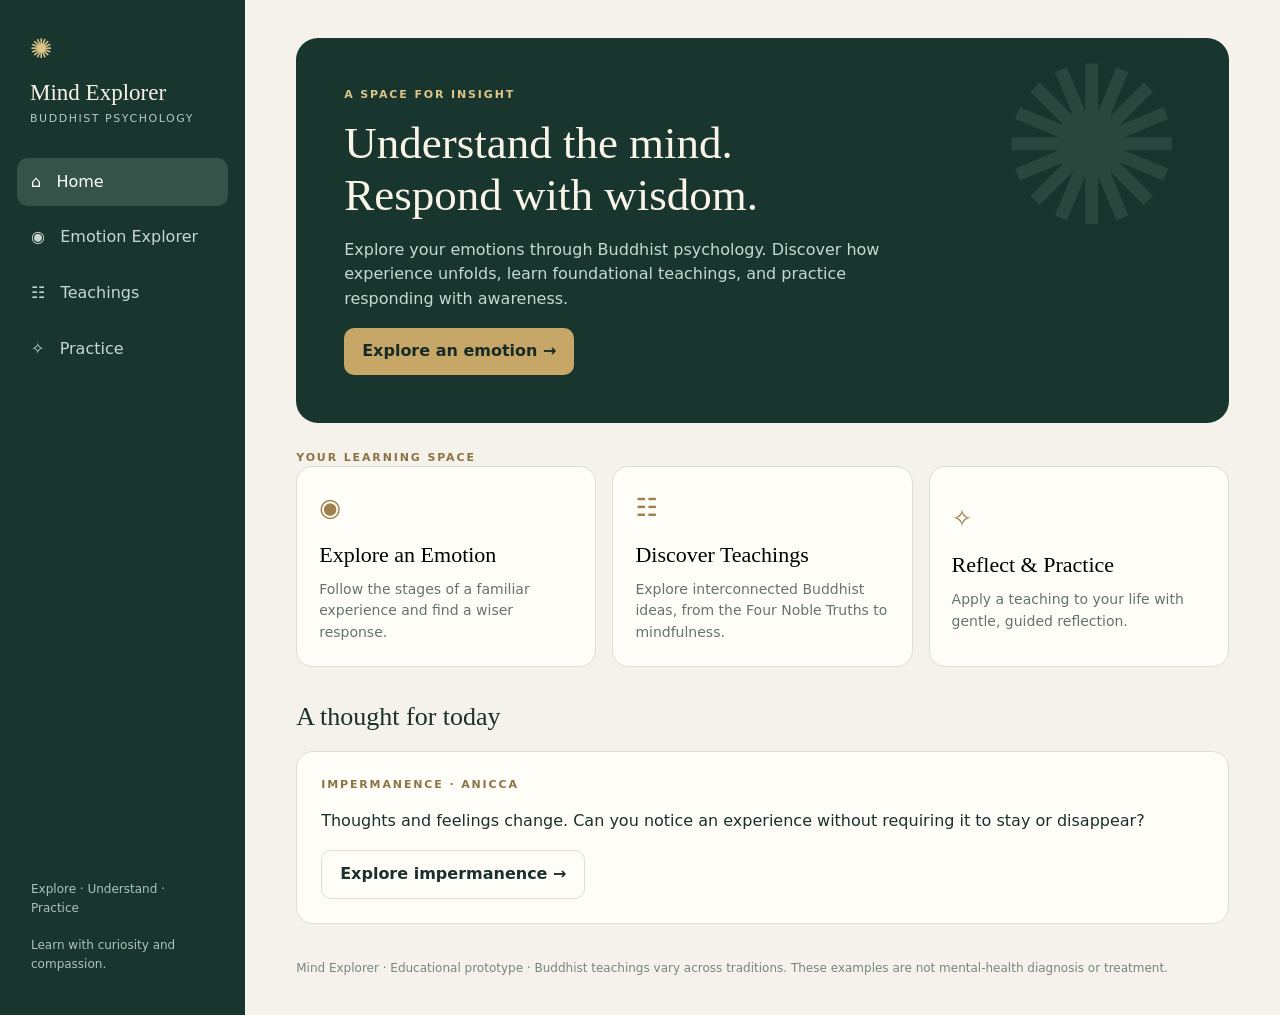
<file: Index.html>
<!doctype html><html lang="en"><head><meta charset="utf-8"><meta name="viewport" content="width=device-width,initial-scale=1"><meta name="theme-color" content="#152a26"><title>Mind Explorer — Buddhist Psychology</title><style>
:root{--bg:#f5f2eb;--paper:#fffdf8;--ink:#1c302b;--muted:#64746d;--line:#deded3;--green:#18362e;--gold:#b89a5c;--soft:#e9eee7}*{box-sizing:border-box}body{margin:0;background:var(--bg);color:var(--ink);font-family:Inter,ui-sans-serif,system-ui,-apple-system,Segoe UI,sans-serif;line-height:1.55}button,input,textarea{font:inherit}button{cursor:pointer}.app{display:grid;grid-template-columns:245px minmax(0,1fr);min-height:100vh}.sidebar{background:var(--green);color:#f8f3e7;padding:28px 17px;display:flex;flex-direction:column;gap:30px}.brand{padding:0 13px}.brand .mark{font-size:27px;color:#ddc489}.brand h1{font-family:Georgia,serif;font-size:23px;font-weight:500;margin:5px 0 0}.brand p{font-size:11px;letter-spacing:.14em;color:#b8c9c0;margin:0}.nav{display:grid;gap:7px}.nav button{border:0;background:transparent;color:#c8d7d0;text-align:left;border-radius:11px;padding:12px 14px;display:flex;align-items:center;gap:12px}.nav button.active,.nav button:hover{background:#355348;color:white}.sidebar-foot{margin-top:auto;font-size:12px;color:#afc3b9;padding:14px}.main{max-width:1240px;width:100%;padding:38px clamp(18px,4vw,64px);margin:0 auto}.eyebrow{color:#8b7444;text-transform:uppercase;letter-spacing:.17em;font-size:11px;font-weight:750}.heading{font-family:Georgia,serif;font-weight:500;font-size:clamp(31px,4vw,48px);line-height:1.14;margin:8px 0 12px}.sub{color:var(--muted);max-width:680px}.hero{background:var(--green);color:#f9f4e7;border-radius:22px;padding:clamp(24px,4vw,48px);position:relative;overflow:hidden;margin-bottom:26px}.hero:after{content:'✺';position:absolute;right:45px;top:0;font-size:220px;line-height:1;color:#446253;opacity:.4;pointer-events:none}.hero>*{position:relative;z-index:1}.hero .eyebrow{color:#ddc489}.hero h2{font-family:Georgia,serif;font-weight:400;font-size:clamp(29px,4vw,45px);max-width:580px;line-height:1.15;margin:15px 0}.hero p{max-width:560px;color:#c8d9cf}.btn{border:0;background:var(--green);color:white;padding:11px 18px;border-radius:10px;font-weight:650}.btn.gold{background:#c7a767;color:#172b25}.btn.outline{border:1px solid var(--line);background:var(--paper);color:var(--ink)}.btn:disabled{opacity:.4;cursor:default}.cards{display:grid;grid-template-columns:repeat(3,minmax(0,1fr));gap:16px}.card{border:1px solid var(--line);background:var(--paper);border-radius:16px;padding:22px;text-align:left}.card.click:hover,.emotion:hover{border-color:var(--gold);transform:translateY(-2px)}.card.click,.emotion{transition:transform .15s,border-color .15s}.card .symbol{font-size:25px;color:#9d804a}.card h3{font-family:Georgia,serif;font-size:22px;font-weight:500;margin:10px 0 7px}.card p{font-size:14px;color:var(--muted);margin:0}.section-title{font-family:Georgia,serif;font-size:26px;font-weight:500;margin:30px 0 14px}.emotion-grid{display:grid;grid-template-columns:repeat(4,minmax(0,1fr));gap:12px;margin:24px 0}.emotion{background:var(--paper);border:1px solid var(--line);border-radius:14px;padding:17px 10px;text-align:center;color:var(--ink)}.emotion.selected{border:2px solid #a58a52;background:#f3ecdc}.emotion .emoji{display:block;font-size:27px;margin-bottom:6px}.explorer{display:grid;grid-template-columns:minmax(0,1.45fr) minmax(270px,1fr);gap:18px}.panel{background:var(--paper);border:1px solid var(--line);border-radius:17px;padding:24px}.progress{display:flex;gap:5px;margin:16px 0 24px}.progress span{height:6px;border-radius:10px;background:#e4e5dd;flex:1}.progress span.on{background:var(--gold)}.stage{background:#eff1ea;border-radius:14px;padding:22px;min-height:190px}.stage h3{font-family:Georgia,serif;font-size:26px;font-weight:500;margin:8px 0}.stage p{color:#52665d}.actions{display:flex;justify-content:space-between;gap:10px;margin-top:18px}.insight{border-left:3px solid var(--gold);padding-left:14px;margin:20px 0}.insight strong{display:block;margin-bottom:6px}.insight p{margin:0;color:var(--muted);font-size:14px}.tags{display:flex;gap:7px;flex-wrap:wrap;margin-top:12px}.tag{border:1px solid #d7d6c7;border-radius:50px;background:#f7f4ec;padding:6px 11px;color:#53665d;font-size:12px}.tag:hover{border-color:var(--gold)}.search{border:1px solid var(--line);border-radius:11px;background:white;padding:12px 15px;width:100%;margin:15px 0 22px}.teachings{display:grid;grid-template-columns:repeat(2,minmax(0,1fr));gap:14px}.teaching{cursor:pointer}.teaching .small{font-size:12px;color:#997f4b}.teaching h3{margin:5px 0}.teaching:hover{border-color:var(--gold)}.detail{margin-top:20px}.detail h2{font-family:Georgia,serif;font-weight:500;font-size:32px}.detail p{color:#4d6057}.minihead{font-size:11px;font-weight:800;letter-spacing:.12em;text-transform:uppercase;color:#927849}.field{width:100%;min-height:100px;border:1px solid var(--line);border-radius:12px;padding:14px;background:white;resize:vertical}.muted{color:var(--muted)}.footer{margin-top:35px;font-size:12px;color:#78867c}.mobile-nav{display:none}.hidden{display:none!important}@media(max-width:850px){.app{display:block}.sidebar{display:none}.main{padding:24px 16px 95px}.mobile-nav{position:fixed;z-index:10;bottom:0;left:0;right:0;display:flex;background:#19372f;padding:8px 4px;justify-content:space-around}.mobile-nav button{border:0;background:none;color:#dce8df;font-size:11px;padding:8px}.mobile-nav button.active{color:#e6c580}.explorer{grid-template-columns:1fr}.cards{grid-template-columns:1fr 1fr}.emotion-grid{grid-template-columns:repeat(4,1fr)}}@media(max-width:510px){.cards,.teachings{grid-template-columns:1fr}.emotion-grid{grid-template-columns:repeat(2,1fr)}.hero:after{right:-40px}.panel{padding:18px}}
</style></head><body><div class="app"><aside class="sidebar"><div class="brand"><div class="mark">✺</div><h1>Mind Explorer</h1><p>BUDDHIST PSYCHOLOGY</p></div><nav class="nav" id="nav"></nav><div class="sidebar-foot">Explore · Understand · Practice<br><br>Learn with curiosity and compassion.</div></aside><main class="main" id="main"></main></div><nav class="mobile-nav" id="mobileNav"></nav><script>
const concepts=[
{id:'four-truths',name:'Four Noble Truths',pali:'Cattāri Ariyasaccāni',domain:'Foundations',simple:'Suffering or unsatisfactoriness exists; it has causes; it can cease; and a path leads toward its cessation.',deep:'The truths describe dukkha, its origin in craving, its cessation, and the Noble Eightfold Path. They invite investigation rather than mere belief.',example:'Notice distress, investigate what you are clinging to, consider the possibility of release, and practice a wiser response.',links:['craving','eightfold','dukkha']},
{id:'dukkha',name:'Dukkha',pali:'Dukkha',domain:'Foundations',simple:'The unsatisfactory, unreliable quality of conditioned experience, including but not limited to obvious suffering.',deep:'Dukkha includes pain, change-related dissatisfaction, and the unsatisfactoriness of conditioned phenomena.',example:'A pleasant moment ends, and the desire to keep it produces tension.',links:['impermanence','four-truths','craving']},
{id:'impermanence',name:'Impermanence',pali:'Anicca',domain:'Nature of Experience',simple:'Conditioned things change; they do not remain fixed.',deep:'Insight into arising and passing away can weaken grasping and unrealistic expectations of permanence.',example:'An intense emotion shifts over minutes when observed without feeding it.',links:['dukkha','non-self','equanimity']},
{id:'non-self',name:'Non-self',pali:'Anattā',domain:'Nature of Experience',simple:'Experiences do not constitute a permanent, independent, unchanging self.',deep:'The five aggregates are not appropriately regarded as a lasting self or possession. This does not simply mean that people do not exist.',example:'A thought such as “I am a failure” can be noticed as a passing mental event.',links:['impermanence','aggregates']},
{id:'aggregates',name:'Five Aggregates',pali:'Pañcakkhandhā',domain:'Nature of Experience',simple:'Form, feeling, perception, mental formations, and consciousness are five categories for examining experience.',deep:'They provide a framework for investigating the processes we ordinarily identify as “me” or “mine.”',example:'During criticism, notice bodily sensations, unpleasant feeling, interpretation, impulses, and awareness.',links:['non-self','feeling']},
{id:'dependent',name:'Dependent Origination',pali:'Paṭiccasamuppāda',domain:'How the Mind Works',simple:'Experiences arise dependent on conditions rather than in isolation.',deep:'The twelvefold teaching describes conditioned links including contact, feeling, craving, and clinging. The links should not be reduced to a universal moment-by-moment emotional formula.',example:'A harsh comment, unpleasant feeling, resistance, and rumination can reinforce each other.',links:['feeling','craving','clinging']},
{id:'feeling',name:'Feeling Tone',pali:'Vedanā',domain:'How the Mind Works',simple:'Experience has a pleasant, unpleasant, or neutral tone.',deep:'Feeling tone is distinct from complex emotions; mindful awareness of vedanā is important in understanding craving.',example:'Recognize the unpleasantness of criticism before constructing a story about it.',links:['dependent','craving','aggregates']},
{id:'craving',name:'Craving',pali:'Taṇhā',domain:'How the Mind Works',simple:'Thirst for pleasant experiences, continued existence, or nonexistence; a key condition of suffering.',deep:'Craving is conditioned by feeling and can condition clinging. It is not identical to every healthy aspiration or intention.',example:'Wanting a difficult conversation to disappear immediately.',links:['feeling','clinging','four-truths']},
{id:'clinging',name:'Clinging',pali:'Upādāna',domain:'How the Mind Works',simple:'Grasping or taking hold of experiences, views, practices, or ideas of self.',deep:'Clinging intensifies the sense that an outcome, identity, or belief must be secured.',example:'Insisting that everyone must see you as competent.',links:['craving','dependent','non-self']},
{id:'three-poisons',name:'Three Poisons',pali:'Lobha · Dosa · Moha',domain:'Mental States',simple:'Greed, aversion, and delusion are fundamental unskillful roots.',deep:'These tendencies condition actions and perceptions. Practice aims to understand and gradually abandon them.',example:'Notice wanting, pushing away, or misunderstanding during a conflict.',links:['craving','mindfulness']},
{id:'mindfulness',name:'Mindfulness',pali:'Sati',domain:'Cultivating the Mind',simple:'Remembering to attend clearly to present experience within a framework of wise practice.',deep:'In Buddhist contexts mindfulness works alongside ethical discernment, concentration, and insight; it is more than relaxation.',example:'Notice anger as anger before replying.',links:['eightfold','feeling','equanimity']},
{id:'equanimity',name:'Equanimity',pali:'Upekkhā',domain:'Cultivating the Mind',simple:'Balanced care and steadiness amid changing pleasant and unpleasant experiences.',deep:'Equanimity is not indifference; it can coexist with compassion and appropriate action.',example:'Listen to criticism without collapsing or retaliating.',links:['impermanence','mindfulness']},
{id:'compassion',name:'Compassion',pali:'Karuṇā',domain:'Cultivating the Mind',simple:'The wish that beings be free from suffering.',deep:'Compassion can be cultivated with discernment and does not require accepting harmful behavior.',example:'Respond to your own grief with kindness rather than self-judgment.',links:['equanimity','mindfulness']},
{id:'eightfold',name:'Noble Eightfold Path',pali:'Ariya Aṭṭhaṅgika Magga',domain:'Path and Liberation',simple:'Right view, intention, speech, action, livelihood, effort, mindfulness, and concentration.',deep:'The eight factors are mutually supportive and commonly grouped as wisdom, ethical conduct, and concentration.',example:'During conflict, combine clear understanding, kind intention, and careful speech.',links:['four-truths','mindfulness']}
];
const emotions=[
{id:'anger',name:'Anger',icon:'🔥',scenario:'Someone criticizes you in front of others.',stages:[['Contact','You hear the criticism.'],['Feeling tone','An unpleasant sensation arises.'],['Aversion','You want the criticism or discomfort to stop.'],['Clinging','You may grasp at an image of being respected or right.'],['Reactive suffering','Rumination or retaliation can prolong distress.']],insight:'Anger can arise quickly. You can notice it without treating every impulse as a command.',practice:'Feel your feet on the ground. Identify the unpleasant feeling. Pause before speaking.',links:['feeling','three-poisons','clinging','mindfulness']},
{id:'anxiety',name:'Anxiety',icon:'☁️',scenario:'An important outcome remains uncertain.',stages:[['Contact','A thought about a future possibility appears.'],['Feeling tone','Uncertainty feels uncomfortable.'],['Craving','You want a guarantee of safety or success.'],['Clinging','You may become fixed on one particular outcome.'],['Reactive suffering','Repetitive worry may add distress to uncertainty.']],insight:'Wise preparation is possible without demanding certainty.',practice:'Separate what you can influence from what you cannot. Return attention to one useful next action.',links:['impermanence','craving','equanimity','mindfulness']},
{id:'jealousy',name:'Jealousy',icon:'💚',scenario:'Someone else receives recognition you hoped for.',stages:[['Contact','You notice another person’s achievement.'],['Feeling tone','Comparison feels unpleasant.'],['Craving','You want the same praise or status.'],['Clinging','Self-worth may become tied to being ahead.'],['Reactive suffering','Resentment or self-criticism may intensify.']],insight:'Comparison is an experience arising in the mind, not a fixed identity.',practice:'Name the comparison, recognize your own longing, and wish the other person well if you can.',links:['non-self','craving','three-poisons','compassion']},
{id:'sadness',name:'Sadness',icon:'🌧️',scenario:'Something or someone important is lost.',stages:[['Contact','A meaningful loss or change occurs.'],['Feeling tone','Painful feelings naturally arise.'],['Resistance','You may wish reality were different.'],['Clinging','The mind may struggle to release what has changed.'],['Additional suffering','Self-judgment or resistance may compound grief.']],insight:'Grief is not a failure of Buddhist practice. Sadness deserves care, not suppression.',practice:'Make room for the feeling, breathe gently, and offer yourself compassion.',links:['impermanence','dukkha','compassion','equanimity']},
{id:'fear',name:'Fear',icon:'🌫️',scenario:'You anticipate a threatening situation.',stages:[['Contact','You notice a possible danger.'],['Feeling tone','The body registers discomfort.'],['Protective impulse','The mind moves toward safety.'],['Clinging','You may insist on absolute control.'],['Additional suffering','Catastrophic stories can amplify fear.']],insight:'Fear can carry useful information; awareness helps distinguish danger from imagined certainty.',practice:'Check the facts, protect yourself when needed, and notice predictions as predictions.',links:['feeling','mindfulness','equanimity']},
{id:'regret',name:'Regret',icon:'🍂',scenario:'You remember a choice you wish you had made differently.',stages:[['Contact','A memory of your action appears.'],['Feeling tone','Remorse or discomfort arises.'],['Resistance','You wish the past could be undone.'],['Identification','You may label your entire self by one action.'],['Additional suffering','Self-punishment can replace useful learning.']],insight:'Responsibility and self-compassion can coexist.',practice:'Acknowledge harm, repair what is possible, learn, and return to present action.',links:['non-self','compassion','mindfulness','eightfold']},
{id:'desire',name:'Desire',icon:'✨',scenario:'You strongly want a pleasurable experience.',stages:[['Contact','An attractive object or thought appears.'],['Feeling tone','Pleasant feeling arises.'],['Craving','You want more or want it to last.'],['Clinging','You begin to treat the outcome as necessary.'],['Additional suffering','Frustration grows if the experience changes or ends.']],insight:'Not every wish is unskillful. Investigate whether wanting has become compulsive grasping.',practice:'Enjoy what is present while noticing urges to possess or prolong it.',links:['craving','clinging','impermanence']},
{id:'loneliness',name:'Loneliness',icon:'🌙',scenario:'You feel disconnected from others.',stages:[['Contact','You notice an absence of desired connection.'],['Feeling tone','A painful sense of isolation arises.'],['Longing','You wish for belonging or closeness.'],['Story-making','The mind may conclude “I will always be alone.”'],['Additional suffering','The fixed story may deepen isolation.']],insight:'Connection is a human need; mindfulness can soften painful stories without denying that need.',practice:'Name the feeling kindly and take one small action toward connection.',links:['impermanence','compassion','non-self','mindfulness']}
];
let page='home', selectedEmotion='anger', stage=0, activeConcept='four-truths', query='';let saved=new Set(JSON.parse(localStorage.getItem('mind-explorer-bookmarks')||'[]'));const $=id=>document.getElementById(id);const esc=s=>String(s).replace(/[&<>"']/g,c=>({'&':'&amp;','<':'&lt;','>':'&gt;','"':'&quot;',"'":'&#39;'}[c]));const getConcept=id=>concepts.find(c=>c.id===id);function navigate(p){page=p;render();window.scrollTo(0,0)}function navHTML(){return [['home','⌂','Home'],['explore','◉','Emotion Explorer'],['teachings','☷','Teachings'],['practice','✧','Practice']].map(([id,icon,name])=>`<button class="${page===id?'active':''}" data-page="${id}">${icon} &nbsp; ${name}</button>`).join('')}function render(){ $('nav').innerHTML=navHTML();$('mobileNav').innerHTML=navHTML();document.querySelectorAll('[data-page]').forEach(b=>b.onclick=()=>navigate(b.dataset.page));if(page==='home')home();if(page==='explore')explore();if(page==='teachings')teachings();if(page==='practice')practice()}
function home(){ $('main').innerHTML=`<section class="hero"><div class="eyebrow">A SPACE FOR INSIGHT</div><h2>Understand the mind.<br>Respond with wisdom.</h2><p>Explore your emotions through Buddhist psychology. Discover how experience unfolds, learn foundational teachings, and practice responding with awareness.</p><button class="btn gold" id="start">Explore an emotion →</button></section><div class="eyebrow">YOUR LEARNING SPACE</div><div class="cards"><button class="card click" data-go="explore"><div class="symbol">◉</div><h3>Explore an Emotion</h3><p>Follow the stages of a familiar experience and find a wiser response.</p></button><button class="card click" data-go="teachings"><div class="symbol">☷</div><h3>Discover Teachings</h3><p>Explore interconnected Buddhist ideas, from the Four Noble Truths to mindfulness.</p></button><button class="card click" data-go="practice"><div class="symbol">✧</div><h3>Reflect & Practice</h3><p>Apply a teaching to your life with gentle, guided reflection.</p></button></div><h3 class="section-title">A thought for today</h3><div class="panel"><div class="eyebrow">IMPERMANENCE · ANICCA</div><p>Thoughts and feelings change. Can you notice an experience without requiring it to stay or disappear?</p><button class="btn outline" id="impermanence">Explore impermanence →</button></div>${footer()}`;$('start').onclick=()=>navigate('explore');document.querySelectorAll('[data-go]').forEach(b=>b.onclick=()=>navigate(b.dataset.go));$('impermanence').onclick=()=>openConcept('impermanence')}
function explore(){const e=emotions.find(x=>x.id===selectedEmotion);$('main').innerHTML=`<div class="eyebrow">EMOTION EXPLORER</div><h1 class="heading">Explore your inner world</h1><p class="sub">Select an experience and explore one possible way it unfolds through a Buddhist lens. These are illustrative patterns, not diagnoses or inevitable sequences.</p><div class="emotion-grid">${emotions.map(x=>`<button class="emotion ${x.id===e.id?'selected':''}" data-emotion="${x.id}"><span class="emoji">${x.icon}</span>${x.name}</button>`).join('')}</div><div class="explorer"><div class="panel"><div class="eyebrow">EXAMPLE SITUATION</div><h3 style="font-family:Georgia,serif;font-size:23px;font-weight:500">${esc(e.scenario)}</h3><div class="progress">${e.stages.map((_,i)=>`<span class="${i<=stage?'on':''}"></span>`).join('')}</div><div class="stage"><div class="eyebrow">STAGE ${stage+1} OF ${e.stages.length}</div><h3>${esc(e.stages[stage][0])}</h3><p>${esc(e.stages[stage][1])}</p></div><div class="actions"><button class="btn outline" id="prev" ${stage===0?'disabled':''}>← Previous</button><button class="btn" id="next">${stage===e.stages.length-1?'Start again':'Next stage →'}</button></div></div><div class="panel"><div class="eyebrow">BUDDHIST INSIGHT</div><div class="insight"><strong>What this experience can teach</strong><p>${esc(e.insight)}</p></div><div class="eyebrow">PRACTICAL APPLICATION</div><div class="insight"><strong>A mindful response</strong><p>${esc(e.practice)}</p></div><div class="eyebrow">CONNECTED TEACHINGS</div><div class="tags">${e.links.map(id=>`<button class="tag" data-concept="${id}">${esc(getConcept(id).name)} ↗</button>`).join('')}</div></div></div>${footer()}`;document.querySelectorAll('[data-emotion]').forEach(b=>b.onclick=()=>{selectedEmotion=b.dataset.emotion;stage=0;explore()});$('prev').onclick=()=>{stage=Math.max(0,stage-1);explore()};$('next').onclick=()=>{stage=(stage+1)%e.stages.length;explore()};document.querySelectorAll('[data-concept]').forEach(b=>b.onclick=()=>openConcept(b.dataset.concept))}
function openConcept(id){activeConcept=id;query='';navigate('teachings')}
function teachings(){const c=getConcept(activeConcept);$('main').innerHTML=`<div class="eyebrow">FOUNDATIONAL TEACHINGS</div><h1 class="heading">The wisdom library</h1><p class="sub">A searchable introduction to Buddhist concepts. Follow the connections between teachings and everyday experiences.</p><input class="search" id="search" placeholder="Search concepts, Pali terms, or topics…" value="${esc(query)}" aria-label="Search teachings"><div class="teachings" id="teachingList"></div><div class="panel detail" id="detail"><div class="eyebrow">${esc(c.domain)} · ${esc(c.pali)}</div><h2>${esc(c.name)}</h2><div class="minihead">IN PLAIN LANGUAGE</div><p>${esc(c.simple)}</p><div class="minihead">DEEPER UNDERSTANDING</div><p>${esc(c.deep)}</p><div class="minihead">EVERYDAY EXAMPLE</div><p>${esc(c.example)}</p><div class="minihead">CONNECTED CONCEPTS</div><div class="tags">${c.links.map(id=>`<button class="tag" data-concept="${id}">${esc(getConcept(id).name)} ↗</button>`).join('')}</div><div style="margin-top:22px"><button class="btn outline" id="bookmark">${saved.has(c.id)?'★ Saved':'☆ Bookmark teaching'}</button></div></div>${footer()}`;$('search').oninput=e=>{query=e.target.value;listTeachings()};listTeachings();document.querySelectorAll('[data-concept]').forEach(b=>b.onclick=()=>openConcept(b.dataset.concept));$('bookmark').onclick=()=>{if(saved.has(c.id))saved.delete(c.id);else saved.add(c.id);localStorage.setItem('mind-explorer-bookmarks',JSON.stringify([...saved]));teachings()}}
function listTeachings(){const filtered=concepts.filter(c=>(c.name+' '+c.pali+' '+c.domain+' '+c.simple).toLowerCase().includes(query.toLowerCase()));$('teachingList').innerHTML=filtered.length?filtered.map(c=>`<button class="card teaching" data-id="${c.id}"><div class="small">${esc(c.domain)} ${saved.has(c.id)?'· ★':''}</div><h3>${esc(c.name)}</h3><p>${esc(c.simple)}</p></button>`).join(''):'<p class="muted">No matching concepts. Try another search.</p>';document.querySelectorAll('.teaching').forEach(b=>b.onclick=()=>{activeConcept=b.dataset.id;teachings();$('detail').scrollIntoView({behavior:'smooth',block:'start'})})}
function practice(){const prompt='Think of a recent difficult moment. What happened? What feeling tone did you notice? What did you want to happen or stop happening? What might a wise response look like?';$('main').innerHTML=`<div class="eyebrow">REFLECTION PRACTICE</div><h1 class="heading">Make room for awareness</h1><p class="sub">A short private reflection. Your notes remain in this browser; nothing is sent to a server.</p><div class="panel" style="max-width:800px"><div class="eyebrow">GUIDED REFLECTION</div><h2 style="font-family:Georgia,serif;font-weight:500">From reaction to response</h2><p>${prompt}</p><label for="reflection" class="minihead">YOUR REFLECTION</label><textarea id="reflection" class="field" placeholder="Write a few thoughts here…"></textarea><div class="actions"><button class="btn outline" id="clear">Clear</button><button class="btn" id="save">Save privately</button></div><p class="muted" id="status" style="font-size:13px" aria-live="polite"></p></div><h3 class="section-title">A gentle reminder</h3><div class="panel" style="max-width:800px"><p>Practice is not about suppressing difficult emotions. It is about understanding experience, cultivating compassion, and choosing skillful actions.</p></div>${footer()}`;$('reflection').value=localStorage.getItem('mind-explorer-reflection')||'';$('save').onclick=()=>{localStorage.setItem('mind-explorer-reflection',$('reflection').value);$('status').textContent='Saved in this browser.'};$('clear').onclick=()=>{$('reflection').value='';localStorage.removeItem('mind-explorer-reflection');$('status').textContent='Reflection cleared.'}}
function footer(){return '<div class="footer">Mind Explorer · Educational prototype · Buddhist teachings vary across traditions. These examples are not mental-health diagnosis or treatment.</div>'}render();
</script></body></html>
</file>
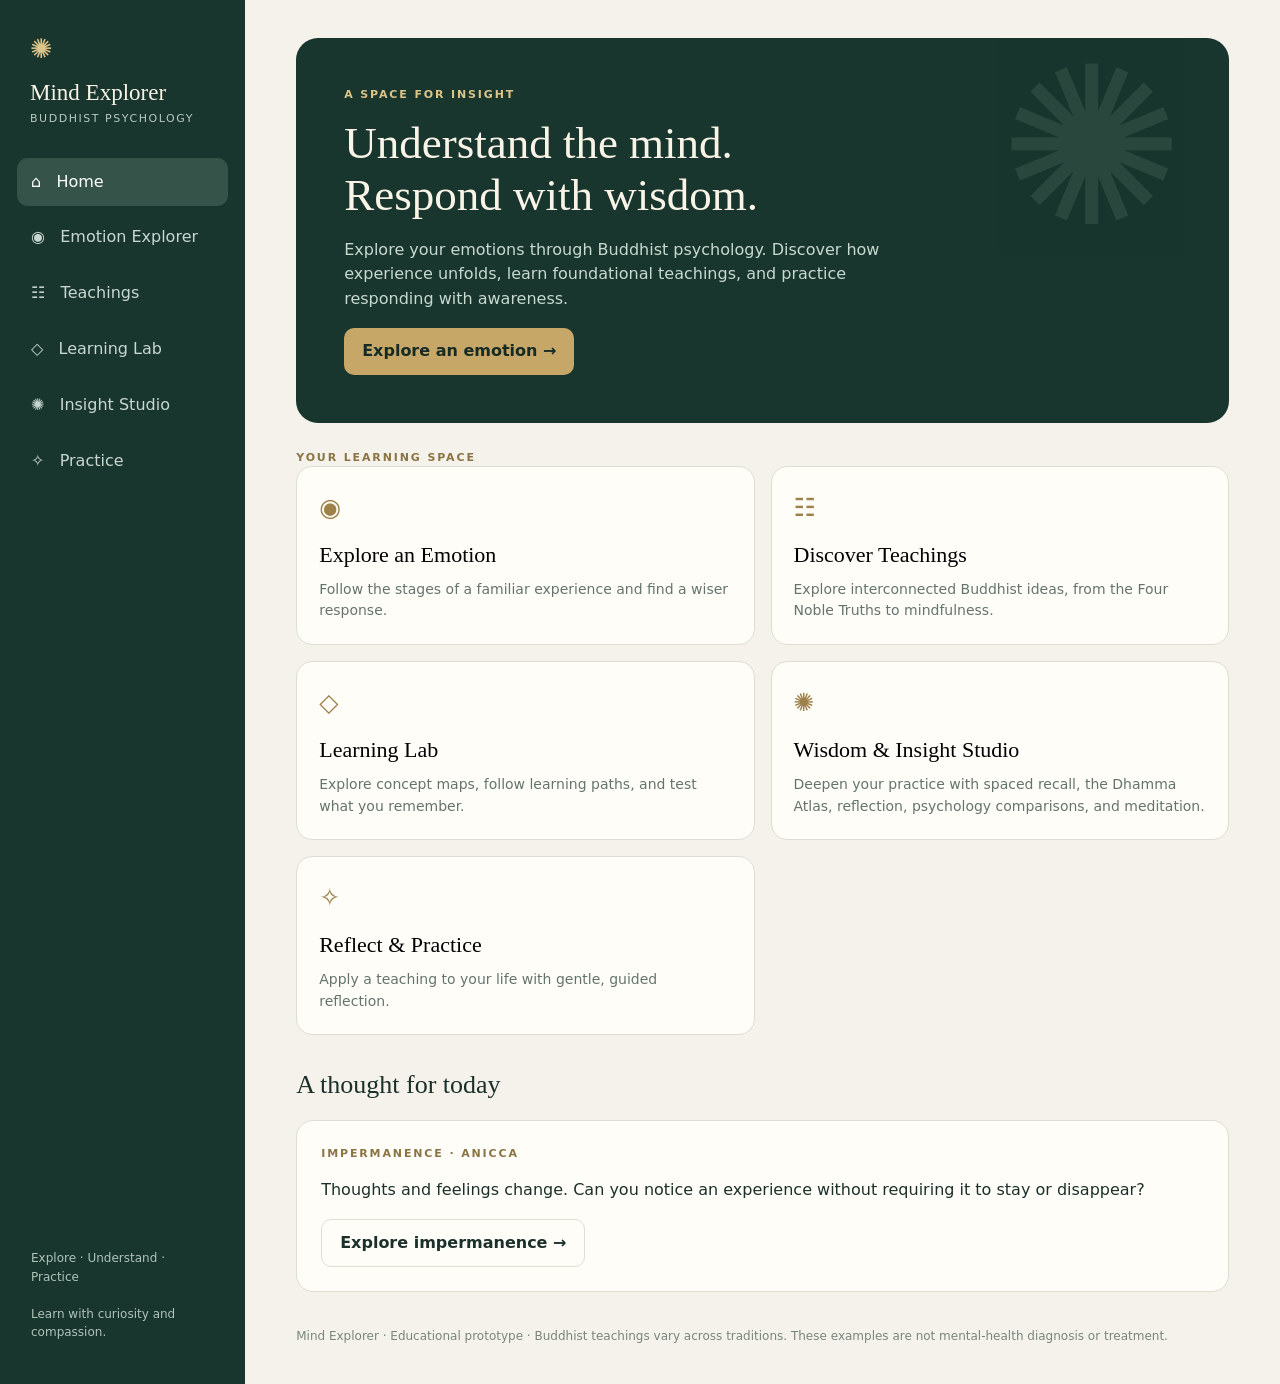
<file: index.html>
<!doctype html><html lang="en"><head><meta charset="utf-8"><meta name="viewport" content="width=device-width,initial-scale=1"><meta name="theme-color" content="#152a26"><title>Mind Explorer — Buddhist Psychology</title><link rel="manifest" href="./manifest.webmanifest"><link rel="icon" type="image/svg+xml" href="./icon.svg"><link rel="apple-touch-icon" href="./icon-192.png"><meta name="apple-mobile-web-app-capable" content="yes"><meta name="apple-mobile-web-app-status-bar-style" content="black-translucent"><link rel="stylesheet" href="./studio.css"><style>
:root{--bg:#f5f2eb;--paper:#fffdf8;--ink:#1c302b;--muted:#64746d;--line:#deded3;--green:#18362e;--gold:#b89a5c;--soft:#e9eee7}*{box-sizing:border-box}body{margin:0;background:var(--bg);color:var(--ink);font-family:Inter,ui-sans-serif,system-ui,-apple-system,Segoe UI,sans-serif;line-height:1.55}button,input,textarea{font:inherit}button{cursor:pointer}.app{display:grid;grid-template-columns:245px minmax(0,1fr);min-height:100vh}.sidebar{background:var(--green);color:#f8f3e7;padding:28px 17px;display:flex;flex-direction:column;gap:30px}.brand{padding:0 13px}.brand .mark{font-size:27px;color:#ddc489}.brand h1{font-family:Georgia,serif;font-size:23px;font-weight:500;margin:5px 0 0}.brand p{font-size:11px;letter-spacing:.14em;color:#b8c9c0;margin:0}.nav{display:grid;gap:7px}.nav button{border:0;background:transparent;color:#c8d7d0;text-align:left;border-radius:11px;padding:12px 14px;display:flex;align-items:center;gap:12px}.nav button.active,.nav button:hover{background:#355348;color:white}.sidebar-foot{margin-top:auto;font-size:12px;color:#afc3b9;padding:14px}.main{max-width:1240px;width:100%;padding:38px clamp(18px,4vw,64px);margin:0 auto}.eyebrow{color:#8b7444;text-transform:uppercase;letter-spacing:.17em;font-size:11px;font-weight:750}.heading{font-family:Georgia,serif;font-weight:500;font-size:clamp(31px,4vw,48px);line-height:1.14;margin:8px 0 12px}.sub{color:var(--muted);max-width:680px}.hero{background:var(--green);color:#f9f4e7;border-radius:22px;padding:clamp(24px,4vw,48px);position:relative;overflow:hidden;margin-bottom:26px}.hero:after{content:'✺';position:absolute;right:45px;top:0;font-size:220px;line-height:1;color:#446253;opacity:.4;pointer-events:none}.hero>*{position:relative;z-index:1}.hero .eyebrow{color:#ddc489}.hero h2{font-family:Georgia,serif;font-weight:400;font-size:clamp(29px,4vw,45px);max-width:580px;line-height:1.15;margin:15px 0}.hero p{max-width:560px;color:#c8d9cf}.btn{border:0;background:var(--green);color:white;padding:11px 18px;border-radius:10px;font-weight:650}.btn.gold{background:#c7a767;color:#172b25}.btn.outline{border:1px solid var(--line);background:var(--paper);color:var(--ink)}.btn:disabled{opacity:.4;cursor:default}.cards{display:grid;grid-template-columns:repeat(2,minmax(0,1fr));gap:16px}.card{border:1px solid var(--line);background:var(--paper);border-radius:16px;padding:22px;text-align:left}.card.click:hover,.emotion:hover{border-color:var(--gold);transform:translateY(-2px)}.card.click,.emotion{transition:transform .15s,border-color .15s}.card .symbol{font-size:25px;color:#9d804a}.card h3{font-family:Georgia,serif;font-size:22px;font-weight:500;margin:10px 0 7px}.card p{font-size:14px;color:var(--muted);margin:0}.section-title{font-family:Georgia,serif;font-size:26px;font-weight:500;margin:30px 0 14px}.emotion-grid{display:grid;grid-template-columns:repeat(4,minmax(0,1fr));gap:12px;margin:24px 0}.emotion{background:var(--paper);border:1px solid var(--line);border-radius:14px;padding:17px 10px;text-align:center;color:var(--ink)}.emotion.selected{border:2px solid #a58a52;background:#f3ecdc}.emotion .emoji{display:block;font-size:27px;margin-bottom:6px}.explorer{display:grid;grid-template-columns:minmax(0,1.45fr) minmax(270px,1fr);gap:18px}.panel{background:var(--paper);border:1px solid var(--line);border-radius:17px;padding:24px}.progress{display:flex;gap:5px;margin:16px 0 24px}.progress span{height:6px;border-radius:10px;background:#e4e5dd;flex:1}.progress span.on{background:var(--gold)}.stage{background:#eff1ea;border-radius:14px;padding:22px;min-height:190px}.stage h3{font-family:Georgia,serif;font-size:26px;font-weight:500;margin:8px 0}.stage p{color:#52665d}.actions{display:flex;justify-content:space-between;gap:10px;margin-top:18px}.insight{border-left:3px solid var(--gold);padding-left:14px;margin:20px 0}.insight strong{display:block;margin-bottom:6px}.insight p{margin:0;color:var(--muted);font-size:14px}.tags{display:flex;gap:7px;flex-wrap:wrap;margin-top:12px}.tag{border:1px solid #d7d6c7;border-radius:50px;background:#f7f4ec;padding:6px 11px;color:#53665d;font-size:12px}.tag:hover{border-color:var(--gold)}.search{border:1px solid var(--line);border-radius:11px;background:white;padding:12px 15px;width:100%;margin:15px 0 22px}.teachings{display:grid;grid-template-columns:repeat(2,minmax(0,1fr));gap:14px}.teaching{cursor:pointer}.teaching .small{font-size:12px;color:#997f4b}.teaching h3{margin:5px 0}.teaching:hover{border-color:var(--gold)}.detail{margin-top:20px}.detail h2{font-family:Georgia,serif;font-weight:500;font-size:32px}.detail p{color:#4d6057}.minihead{font-size:11px;font-weight:800;letter-spacing:.12em;text-transform:uppercase;color:#927849}.field{width:100%;min-height:100px;border:1px solid var(--line);border-radius:12px;padding:14px;background:white;resize:vertical}.muted{color:var(--muted)}.footer{margin-top:35px;font-size:12px;color:#78867c}.mobile-nav{display:none}.hidden{display:none!important}@media(max-width:850px){.app{display:block}.sidebar{display:none}.main{padding:24px 16px 95px}.mobile-nav{position:fixed;z-index:10;bottom:0;left:0;right:0;display:flex;background:#19372f;padding:8px 4px;justify-content:space-around}.mobile-nav button{border:0;background:none;color:#dce8df;font-size:11px;padding:8px}.mobile-nav button.active{color:#e6c580}.explorer{grid-template-columns:1fr}.cards{grid-template-columns:1fr 1fr}.emotion-grid{grid-template-columns:repeat(4,1fr)}}@media(max-width:510px){.cards,.teachings{grid-template-columns:1fr}.emotion-grid{grid-template-columns:repeat(2,1fr)}.hero:after{right:-40px}.panel{padding:18px}}
.library-expanded{margin:26px 0 8px}.library-expanded .section-title{margin:20px 0 14px}.library-lead{color:#42574e;line-height:1.75;font-size:15px}.detail-grid{display:grid;grid-template-columns:repeat(2,minmax(0,1fr));gap:14px;margin:18px 0}.library-block{background:#f2f4ed;border:1px solid #e0e4d7;border-radius:13px;padding:18px 20px}.library-block h3{font-family:Georgia,serif;font-size:20px;font-weight:500;margin:0 0 10px}.library-block ul,.library-block ol{margin:0;padding-left:21px;color:#40564a}.library-block li{margin:0 0 12px;padding-left:2px}.library-block li:last-child{margin-bottom:0}.wisdom-note{border-left:3px solid var(--gold);background:#faf6eb;padding:18px 20px;border-radius:0 13px 13px 0;margin:15px 0}.wisdom-note p{margin:6px 0 0}.wisdom-question{font-family:Georgia,serif;font-size:20px;font-style:italic;color:#345247;margin:8px 0 16px}.source-link{display:inline-flex;gap:8px;text-decoration:none;margin-top:8px;align-items:center}.source-description{color:var(--muted);font-size:13px}.detail{scroll-margin-top:20px}@media(max-width:720px){.detail-grid{grid-template-columns:1fr}.library-block{padding:16px}} 

/* Learning Lab */
.lab-overview{display:grid;grid-template-columns:minmax(0,1fr) 190px;align-items:center;gap:28px}.lab-overview .heading{margin-bottom:12px}
.lab-stats{border:1px solid var(--line);background:var(--paper);border-radius:17px;padding:18px 20px;text-align:left}.lab-stats strong{display:block;font-family:Georgia,serif;font-size:37px;font-weight:500;line-height:1.1}.lab-stats strong span{font-size:19px;color:var(--muted)}.lab-stats small{font-size:12px;color:var(--muted)}
.lab-meter{height:7px;border-radius:99px;background:#e6e8e1;overflow:hidden;margin:13px 0 3px}.lab-meter span{display:block;height:100%;background:#9b8656;border-radius:inherit;transition:width .2s}
.lab-tabs{display:flex;gap:7px;border-bottom:1px solid var(--line);margin:26px 0 25px;padding-bottom:8px}.lab-tabs button,.lab-map-switch button{border:1px solid transparent;padding:10px 16px;border-radius:10px;background:transparent;color:#546a60;font-weight:700}.lab-tabs button.active,.lab-map-switch button.active{background:var(--green);color:#fffdf5}.lab-tabs button:hover,.lab-map-switch button:hover{border-color:#c0b48e}
.lab-intro h2{font-family:Georgia,serif;font-size:27px;font-weight:500;margin:6px 0}.lab-intro p{margin:6px 0 19px}.lab-track-grid{display:grid;grid-template-columns:repeat(3,minmax(0,1fr));gap:13px;margin:17px 0 26px}
.lab-track{display:flex;flex-direction:column;gap:11px;text-align:left;border:1px solid var(--line);background:var(--paper);border-radius:16px;padding:19px;color:var(--ink);min-width:0}.lab-track.selected{background:#eef2ea;border-color:#819d87;box-shadow:inset 0 0 0 1px #819d87}.lab-track:hover{border-color:var(--gold)}.lab-track-level{font-size:10px;color:#927849;font-weight:800;letter-spacing:.11em;text-transform:uppercase}.lab-track strong{font-family:Georgia,serif;font-size:21px;font-weight:500;line-height:1.15}.lab-track-description{font-size:13px;color:var(--muted);line-height:1.45;flex:1}.lab-track .lab-meter{margin:4px 0 0;width:100%}.lab-progress-label{font-size:12px;color:var(--muted)}
.lab-lesson-layout{display:grid;grid-template-columns:220px minmax(0,1fr);gap:18px;align-items:start}.lab-outline,.lab-lesson-panel,.lab-map-panel,.lab-chain-detail{background:var(--paper);border:1px solid var(--line);border-radius:17px;padding:22px;min-width:0}.lab-outline{position:sticky;top:15px}.lab-outline h3{font-family:Georgia,serif;font-size:21px;font-weight:500;margin:8px 0 16px}.lab-lesson-list{display:grid;gap:7px}
.lab-lesson-item{display:flex;gap:9px;align-items:center;background:transparent;border:1px solid transparent;border-radius:10px;padding:11px 9px;width:100%;text-align:left;color:#496056;font-size:13px}.lab-lesson-item.active{background:#e9eee7;border-color:#afc5b3;color:#1b392d}.lab-lesson-item:hover{border-color:#bfa56f}.lab-lesson-number{font-size:11px;color:#937b4d;font-weight:800;min-width:20px}.lab-lesson-status{font-size:10px;color:#35734a;margin-left:auto}.lab-small{font-size:12px;color:var(--muted);line-height:1.5}
.lab-lesson-panel{padding:clamp(18px,3vw,30px)}.lab-lesson-top{display:flex;align-items:center;justify-content:space-between;gap:10px}.lab-kicker{font-size:11px;font-weight:800;color:#907746;letter-spacing:.1em}.lab-mastered{font-size:12px;color:#356b42;font-weight:800}.lab-notdone{font-size:12px;color:#708076}.lab-lesson-panel h2{font-family:Georgia,serif;font-size:32px;font-weight:500;margin:10px 0 2px}.lab-pali{font-size:13px;color:#9a8050}.lab-lead{font-size:17px;line-height:1.65;color:#385346}.lab-lesson-panel p{line-height:1.65}.lab-section-head{font-size:11px;color:#896e3b;letter-spacing:.12em;text-transform:uppercase;font-weight:800;margin:24px 0 8px}.lab-read-list{padding-left:21px;margin:8px 0}.lab-read-list li{margin-bottom:12px;color:#3e584b;line-height:1.6}
.lab-lesson-callout{padding:17px 20px;background:#edf1e9;border-left:3px solid var(--gold);border-radius:0 12px 12px 0;margin:18px 0}.lab-lesson-callout p{margin:6px 0 0;color:#345045}.lab-source-row{display:flex;flex-wrap:wrap;gap:12px;align-items:center;margin:18px 0 8px}.lab-source{color:#6c5a35;font-size:13px;text-decoration:underline;text-underline-offset:3px}
.lab-assessment{border:1px solid #d9ded1;background:#f2f5ef;border-radius:15px;padding:22px;margin-top:28px}.lab-assessment h3{font-family:Georgia,serif;font-size:24px;font-weight:500;margin:9px 0}.lab-question-head{display:flex;justify-content:space-between;gap:10px;color:#7b887e;font-size:12px}.lab-choices{display:grid;grid-template-columns:1fr 1fr;gap:10px;margin:17px 0}.lab-choice{display:flex;align-items:center;gap:12px;padding:13px;border:1px solid #d3dacd;background:#fffdf8;border-radius:11px;text-align:left;min-height:62px;font-size:13px;color:var(--ink)}.lab-choice:not(:disabled):hover{border-color:#b59b61}.lab-choice.right{background:#e8f1e6;border-color:#87aa8b}.lab-choice.wrong{background:#f7ece7;border-color:#bc9286}.lab-choice-letter{font-weight:800;font-size:11px;color:#897448;background:#eee9d9;padding:5px 8px;border-radius:7px;flex-shrink:0}.lab-choice:disabled{cursor:default}.lab-feedback{padding:13px 16px;border-radius:10px;margin:12px 0 15px;font-size:13px}.lab-feedback.right{background:#e0eddd;color:#285333}.lab-feedback.wrong{background:#f4e6df;color:#744a39}.lab-feedback p{margin:4px 0}.lab-summary p{margin:12px 0}.lab-action-group{display:flex;flex-wrap:wrap;gap:11px;margin-top:16px}.lab-lesson-footer{display:flex;justify-content:space-between;gap:12px;margin-top:23px}
.lab-bottom-note{font-size:12px;color:var(--muted);margin:22px 0}.lab-warning{font-size:13px;color:#81452f;background:#fbf0e8;padding:10px 15px;border-radius:10px}
.lab-map-switch{display:flex;flex-wrap:wrap;gap:6px;margin:12px 0 22px}.lab-map-toolbar{display:flex;flex-wrap:wrap;align-items:center;gap:10px 15px;margin:7px 0 17px}.lab-filter-label{font-weight:750;font-size:12px;color:#51685c}.lab-select{border:1px solid var(--line);background:var(--paper);border-radius:10px;padding:10px;max-width:100%}
.lab-map-layout{display:grid;grid-template-columns:minmax(0,1fr);gap:15px;align-items:start}.lab-network-scroll{background:#f0f3ed;border:1px solid var(--line);border-radius:16px;overflow-x:auto;width:100%;min-width:0;scrollbar-width:thin}.lab-network{display:block;width:100%;min-width:760px;height:auto}.lab-node{cursor:pointer;outline:none}.lab-node:hover rect{stroke:#b39557;stroke-width:3}.lab-node:focus-visible rect{stroke:#295c83;stroke-width:3}.lab-node text{pointer-events:none}.lab-map-panel h3,.lab-chain-detail h3{font-family:Georgia,serif;font-size:25px;font-weight:500;margin:10px 0}.lab-map-panel p{color:#486054;font-size:14px}.lab-relations{display:grid;grid-template-columns:repeat(2,minmax(0,1fr));gap:7px}.lab-relation{border:1px solid #dce1d7;border-radius:10px;background:#f6f7f2;color:var(--ink);padding:9px 11px;text-align:left;display:grid;grid-template-columns:16px 1fr;gap:2px 7px}.lab-relation:hover{border-color:#b9a36d}.lab-relation span{color:#9d8351}.lab-relation strong{font-size:13px;font-weight:650}.lab-relation small{grid-column:2;color:#758578;font-size:11px}.lab-accessible-list{margin-top:15px}.lab-accessible-list summary{cursor:pointer;color:#506c5d;font-size:14px}.lab-all-concepts{display:flex;gap:8px;flex-wrap:wrap;margin-top:12px}
.lab-note{font-size:13px;background:#f3efe5;border:1px solid #e1d7c0;padding:15px 18px;border-radius:11px;margin:10px 0 18px;color:#615639}.lab-chain-flow{display:flex;align-items:center;flex-wrap:wrap;gap:7px;margin:20px 0}.lab-chain-step{min-height:92px;border:1px solid #b8c9bd;border-radius:12px;padding:14px 12px;background:#f4f6f0;color:#2b4939;display:grid;gap:7px;flex:1 1 128px;min-width:114px;max-width:190px;text-align:left}.lab-chain-step strong{font-family:Georgia,serif;font-size:17px;font-weight:500}.lab-chain-step.active{background:#23493a;color:white;border-color:#23493a}.lab-chain-step.wise{border-color:#b99e65}.lab-chain-step.active .lab-track-level{color:#e6ce92}.lab-arrow{font-size:20px;color:#a68c57}.lab-chain-detail{max-width:750px}.lab-chain-detail p{color:#415b4d}
.lab-reset{display:inline-block;background:transparent;border:0;color:#715e3b;text-decoration:underline;margin-left:6px;font-size:12px;padding:3px;cursor:pointer}.lab-reset:hover{color:#243e32}
@media(max-width:1130px){.lab-map-layout{grid-template-columns:1fr}.lab-map-panel{max-width:none}.lab-relations{grid-template-columns:repeat(2,minmax(0,1fr))}}
@media(max-width:930px){.lab-track-grid{grid-template-columns:1fr 1fr}.lab-lesson-layout{grid-template-columns:1fr}.lab-outline{position:static}.lab-lesson-list{grid-template-columns:repeat(2,minmax(0,1fr))}.lab-outline .lab-small{margin-bottom:0}}
@media(max-width:620px){.lab-overview{grid-template-columns:1fr;gap:12px}.lab-stats{max-width:none}.lab-track-grid,.lab-choices,.lab-relations,.lab-lesson-list{grid-template-columns:1fr}.lab-track-grid{gap:10px}.lab-tabs button,.lab-map-switch button{padding:9px 11px;font-size:13px}.lab-lesson-panel{padding:17px}.lab-lesson-panel h2{font-size:29px}.lab-assessment{padding:16px}.lab-lesson-footer .btn{padding:10px 11px;font-size:12px}.lab-chain-flow{gap:5px}.lab-chain-step{flex-basis:125px}.mobile-nav button{font-size:10px;flex:1 1 20%;min-width:0;padding:8px 1px;white-space:normal;line-height:1.3}}
@media(prefers-reduced-motion:reduce){.lab-meter span{transition:none}}@media(max-width:850px){.mobile-nav{justify-content:flex-start;overflow-x:auto;gap:0}.mobile-nav button{min-width:78px;flex:1 0 78px}}

</style></head><body><div class="app"><aside class="sidebar"><div class="brand"><div class="mark">✺</div><h1>Mind Explorer</h1><p>BUDDHIST PSYCHOLOGY</p></div><nav class="nav" id="nav"></nav><div class="sidebar-foot">Explore · Understand · Practice<br><br>Learn with curiosity and compassion.</div></aside><main class="main" id="main"></main></div><nav class="mobile-nav" id="mobileNav"></nav><script src="./wisdom-details.js"></script><script src="./learning-data.js"></script><script src="./learning-lab.js"></script><script src="./studio-content.js"></script><script src="./studio-core.js"></script><script src="./studio-learn.js"></script><script src="./studio-explore.js"></script><script src="./studio-reflect.js"></script><script src="./studio-settings.js"></script><script>
const concepts=[
{id:'four-truths',name:'Four Noble Truths',pali:'Cattāri Ariyasaccāni',domain:'Foundations',simple:'Suffering or unsatisfactoriness exists; it has causes; it can cease; and a path leads toward its cessation.',deep:'The truths describe dukkha, its origin in craving, its cessation, and the Noble Eightfold Path. They invite investigation rather than mere belief.',example:'Notice distress, investigate what you are clinging to, consider the possibility of release, and practice a wiser response.',links:['craving','eightfold','dukkha']},
{id:'dukkha',name:'Dukkha',pali:'Dukkha',domain:'Foundations',simple:'The unsatisfactory, unreliable quality of conditioned experience, including but not limited to obvious suffering.',deep:'Dukkha includes pain, change-related dissatisfaction, and the unsatisfactoriness of conditioned phenomena.',example:'A pleasant moment ends, and the desire to keep it produces tension.',links:['impermanence','four-truths','craving']},
{id:'impermanence',name:'Impermanence',pali:'Anicca',domain:'Nature of Experience',simple:'Conditioned things change; they do not remain fixed.',deep:'Insight into arising and passing away can weaken grasping and unrealistic expectations of permanence.',example:'An intense emotion shifts over minutes when observed without feeding it.',links:['dukkha','non-self','equanimity']},
{id:'non-self',name:'Non-self',pali:'Anattā',domain:'Nature of Experience',simple:'Experiences do not constitute a permanent, independent, unchanging self.',deep:'The five aggregates are not appropriately regarded as a lasting self or possession. This does not simply mean that people do not exist.',example:'A thought such as “I am a failure” can be noticed as a passing mental event.',links:['impermanence','aggregates']},
{id:'aggregates',name:'Five Aggregates',pali:'Pañcakkhandhā',domain:'Nature of Experience',simple:'Form, feeling, perception, mental formations, and consciousness are five categories for examining experience.',deep:'They provide a framework for investigating the processes we ordinarily identify as “me” or “mine.”',example:'During criticism, notice bodily sensations, unpleasant feeling, interpretation, impulses, and awareness.',links:['non-self','feeling']},
{id:'dependent',name:'Dependent Origination',pali:'Paṭiccasamuppāda',domain:'How the Mind Works',simple:'Experiences arise dependent on conditions rather than in isolation.',deep:'The twelvefold teaching describes conditioned links including contact, feeling, craving, and clinging. The links should not be reduced to a universal moment-by-moment emotional formula.',example:'A harsh comment, unpleasant feeling, resistance, and rumination can reinforce each other.',links:['feeling','craving','clinging']},
{id:'feeling',name:'Feeling Tone',pali:'Vedanā',domain:'How the Mind Works',simple:'Experience has a pleasant, unpleasant, or neutral tone.',deep:'Feeling tone is distinct from complex emotions; mindful awareness of vedanā is important in understanding craving.',example:'Recognize the unpleasantness of criticism before constructing a story about it.',links:['dependent','craving','aggregates']},
{id:'craving',name:'Craving',pali:'Taṇhā',domain:'How the Mind Works',simple:'Thirst for pleasant experiences, continued existence, or nonexistence; a key condition of suffering.',deep:'Craving is conditioned by feeling and can condition clinging. It is not identical to every healthy aspiration or intention.',example:'Wanting a difficult conversation to disappear immediately.',links:['feeling','clinging','four-truths']},
{id:'clinging',name:'Clinging',pali:'Upādāna',domain:'How the Mind Works',simple:'Grasping or taking hold of experiences, views, practices, or ideas of self.',deep:'Clinging intensifies the sense that an outcome, identity, or belief must be secured.',example:'Insisting that everyone must see you as competent.',links:['craving','dependent','non-self']},
{id:'three-poisons',name:'Three Poisons',pali:'Lobha · Dosa · Moha',domain:'Mental States',simple:'Greed, aversion, and delusion are fundamental unskillful roots.',deep:'These tendencies condition actions and perceptions. Practice aims to understand and gradually abandon them.',example:'Notice wanting, pushing away, or misunderstanding during a conflict.',links:['craving','mindfulness']},
{id:'mindfulness',name:'Mindfulness',pali:'Sati',domain:'Cultivating the Mind',simple:'Remembering to attend clearly to present experience within a framework of wise practice.',deep:'In Buddhist contexts mindfulness works alongside ethical discernment, concentration, and insight; it is more than relaxation.',example:'Notice anger as anger before replying.',links:['eightfold','feeling','equanimity']},
{id:'equanimity',name:'Equanimity',pali:'Upekkhā',domain:'Cultivating the Mind',simple:'Balanced care and steadiness amid changing pleasant and unpleasant experiences.',deep:'Equanimity is not indifference; it can coexist with compassion and appropriate action.',example:'Listen to criticism without collapsing or retaliating.',links:['impermanence','mindfulness']},
{id:'compassion',name:'Compassion',pali:'Karuṇā',domain:'Cultivating the Mind',simple:'The wish that beings be free from suffering.',deep:'Compassion can be cultivated with discernment and does not require accepting harmful behavior.',example:'Respond to your own grief with kindness rather than self-judgment.',links:['equanimity','mindfulness']},
{id:'eightfold',name:'Noble Eightfold Path',pali:'Ariya Aṭṭhaṅgika Magga',domain:'Path and Liberation',simple:'Right view, intention, speech, action, livelihood, effort, mindfulness, and concentration.',deep:'The eight factors are mutually supportive and commonly grouped as wisdom, ethical conduct, and concentration.',example:'During conflict, combine clear understanding, kind intention, and careful speech.',links:['four-truths','mindfulness']}
];
const emotions=[
{id:'anger',name:'Anger',icon:'🔥',scenario:'Someone criticizes you in front of others.',stages:[['Contact','You hear the criticism.'],['Feeling tone','An unpleasant sensation arises.'],['Aversion','You want the criticism or discomfort to stop.'],['Clinging','You may grasp at an image of being respected or right.'],['Reactive suffering','Rumination or retaliation can prolong distress.']],insight:'Anger can arise quickly. You can notice it without treating every impulse as a command.',practice:'Feel your feet on the ground. Identify the unpleasant feeling. Pause before speaking.',links:['feeling','three-poisons','clinging','mindfulness']},
{id:'anxiety',name:'Anxiety',icon:'☁️',scenario:'An important outcome remains uncertain.',stages:[['Contact','A thought about a future possibility appears.'],['Feeling tone','Uncertainty feels uncomfortable.'],['Craving','You want a guarantee of safety or success.'],['Clinging','You may become fixed on one particular outcome.'],['Reactive suffering','Repetitive worry may add distress to uncertainty.']],insight:'Wise preparation is possible without demanding certainty.',practice:'Separate what you can influence from what you cannot. Return attention to one useful next action.',links:['impermanence','craving','equanimity','mindfulness']},
{id:'jealousy',name:'Jealousy',icon:'💚',scenario:'Someone else receives recognition you hoped for.',stages:[['Contact','You notice another person’s achievement.'],['Feeling tone','Comparison feels unpleasant.'],['Craving','You want the same praise or status.'],['Clinging','Self-worth may become tied to being ahead.'],['Reactive suffering','Resentment or self-criticism may intensify.']],insight:'Comparison is an experience arising in the mind, not a fixed identity.',practice:'Name the comparison, recognize your own longing, and wish the other person well if you can.',links:['non-self','craving','three-poisons','compassion']},
{id:'sadness',name:'Sadness',icon:'🌧️',scenario:'Something or someone important is lost.',stages:[['Contact','A meaningful loss or change occurs.'],['Feeling tone','Painful feelings naturally arise.'],['Resistance','You may wish reality were different.'],['Clinging','The mind may struggle to release what has changed.'],['Additional suffering','Self-judgment or resistance may compound grief.']],insight:'Grief is not a failure of Buddhist practice. Sadness deserves care, not suppression.',practice:'Make room for the feeling, breathe gently, and offer yourself compassion.',links:['impermanence','dukkha','compassion','equanimity']},
{id:'fear',name:'Fear',icon:'🌫️',scenario:'You anticipate a threatening situation.',stages:[['Contact','You notice a possible danger.'],['Feeling tone','The body registers discomfort.'],['Protective impulse','The mind moves toward safety.'],['Clinging','You may insist on absolute control.'],['Additional suffering','Catastrophic stories can amplify fear.']],insight:'Fear can carry useful information; awareness helps distinguish danger from imagined certainty.',practice:'Check the facts, protect yourself when needed, and notice predictions as predictions.',links:['feeling','mindfulness','equanimity']},
{id:'regret',name:'Regret',icon:'🍂',scenario:'You remember a choice you wish you had made differently.',stages:[['Contact','A memory of your action appears.'],['Feeling tone','Remorse or discomfort arises.'],['Resistance','You wish the past could be undone.'],['Identification','You may label your entire self by one action.'],['Additional suffering','Self-punishment can replace useful learning.']],insight:'Responsibility and self-compassion can coexist.',practice:'Acknowledge harm, repair what is possible, learn, and return to present action.',links:['non-self','compassion','mindfulness','eightfold']},
{id:'desire',name:'Desire',icon:'✨',scenario:'You strongly want a pleasurable experience.',stages:[['Contact','An attractive object or thought appears.'],['Feeling tone','Pleasant feeling arises.'],['Craving','You want more or want it to last.'],['Clinging','You begin to treat the outcome as necessary.'],['Additional suffering','Frustration grows if the experience changes or ends.']],insight:'Not every wish is unskillful. Investigate whether wanting has become compulsive grasping.',practice:'Enjoy what is present while noticing urges to possess or prolong it.',links:['craving','clinging','impermanence']},
{id:'loneliness',name:'Loneliness',icon:'🌙',scenario:'You feel disconnected from others.',stages:[['Contact','You notice an absence of desired connection.'],['Feeling tone','A painful sense of isolation arises.'],['Longing','You wish for belonging or closeness.'],['Story-making','The mind may conclude “I will always be alone.”'],['Additional suffering','The fixed story may deepen isolation.']],insight:'Connection is a human need; mindfulness can soften painful stories without denying that need.',practice:'Name the feeling kindly and take one small action toward connection.',links:['impermanence','compassion','non-self','mindfulness']}
];
const hashConcept=()=>{try{return decodeURIComponent(location.hash.slice(10))}catch{return ''}};let page=location.hash.startsWith('#studio/')?'studio':location.hash.startsWith('#teaching/')?'teachings':'home', selectedEmotion='anger', stage=0, activeConcept=location.hash.startsWith('#teaching/')&&concepts.some(c=>c.id===hashConcept())?hashConcept():'four-truths', query='';const store={get(k){try{return localStorage.getItem(k)}catch{return null}},set(k,v){try{localStorage.setItem(k,v);return true}catch{return false}},remove(k){try{localStorage.removeItem(k);return true}catch{return false}}};let bookmarks=[];try{const value=JSON.parse(store.get('mind-explorer-bookmarks')||'[]');if(Array.isArray(value))bookmarks=value.filter(x=>typeof x==='string')}catch{}let saved=new Set(bookmarks);const $=id=>document.getElementById(id);const esc=s=>String(s).replace(/[&<>"']/g,c=>({'&':'&amp;','<':'&lt;','>':'&gt;','"':'&quot;',"'":'&#39;'}[c]));const getConcept=id=>concepts.find(c=>c.id===id);function navigate(p){if(p==='studio'&&!location.hash.startsWith('#studio/'))history.replaceState(null,'','#studio/home');if(p!=='studio'&&window.MindStudio?.onExit)window.MindStudio.onExit();if(p!=='studio'&&location.hash.startsWith('#studio/'))history.replaceState(null,'',location.pathname+location.search);if(p!=='teachings'&&location.hash.startsWith('#teaching/'))history.replaceState(null,'',location.pathname+location.search);page=p;if(p!=='studio'){$('main').onclick=null;$('main').oninput=null;$('main').onchange=null;$('main').onsubmit=null}render();window.scrollTo(0,0)}function navHTML(){return [['home','⌂','Home'],['explore','◉','Emotion Explorer'],['teachings','☷','Teachings'],['learn','◇','Learning Lab'],['studio','✺','Insight Studio'],['practice','✧','Practice']].map(([id,icon,name])=>`<button class="${page===id?'active':''}" data-page="${id}">${icon} &nbsp; ${name}</button>`).join('')}function render(){ $('nav').innerHTML=navHTML();$('mobileNav').innerHTML=navHTML();document.querySelectorAll('[data-page]').forEach(b=>b.onclick=()=>navigate(b.dataset.page));if(page==='home')home();if(page==='explore')explore();if(page==='teachings')teachings();if(page==='learn')window.MindLab.render({concepts:concepts,getConcept:getConcept,esc:esc,$:$,openConcept:openConcept,store:store});if(page==='practice')practice();if(page==='studio')window.MindStudio.render({concepts:concepts,getConcept:getConcept,esc:esc,$:$,openConcept:openConcept,store:store})}
function home(){ $('main').innerHTML=`<section class="hero"><div class="eyebrow">A SPACE FOR INSIGHT</div><h2>Understand the mind.<br>Respond with wisdom.</h2><p>Explore your emotions through Buddhist psychology. Discover how experience unfolds, learn foundational teachings, and practice responding with awareness.</p><button class="btn gold" id="start">Explore an emotion →</button></section><div class="eyebrow">YOUR LEARNING SPACE</div><div class="cards"><button class="card click" data-go="explore"><div class="symbol">◉</div><h3>Explore an Emotion</h3><p>Follow the stages of a familiar experience and find a wiser response.</p></button><button class="card click" data-go="teachings"><div class="symbol">☷</div><h3>Discover Teachings</h3><p>Explore interconnected Buddhist ideas, from the Four Noble Truths to mindfulness.</p></button><button class="card click" data-go="learn"><div class="symbol">◇</div><h3>Learning Lab</h3><p>Explore concept maps, follow learning paths, and test what you remember.</p></button><button class="card click" data-go="studio"><div class="symbol">✺</div><h3>Wisdom & Insight Studio</h3><p>Deepen your practice with spaced recall, the Dhamma Atlas, reflection, psychology comparisons, and meditation.</p></button><button class="card click" data-go="practice"><div class="symbol">✧</div><h3>Reflect & Practice</h3><p>Apply a teaching to your life with gentle, guided reflection.</p></button></div><h3 class="section-title">A thought for today</h3><div class="panel"><div class="eyebrow">IMPERMANENCE · ANICCA</div><p>Thoughts and feelings change. Can you notice an experience without requiring it to stay or disappear?</p><button class="btn outline" id="impermanence">Explore impermanence →</button></div>${footer()}`;$('start').onclick=()=>navigate('explore');document.querySelectorAll('[data-go]').forEach(b=>b.onclick=()=>navigate(b.dataset.go));$('impermanence').onclick=()=>openConcept('impermanence')}
function explore(){const e=emotions.find(x=>x.id===selectedEmotion);$('main').innerHTML=`<div class="eyebrow">EMOTION EXPLORER</div><h1 class="heading">Explore your inner world</h1><p class="sub">Select an experience and explore one possible way it unfolds through a Buddhist lens. These are illustrative patterns, not diagnoses or inevitable sequences.</p><div class="emotion-grid">${emotions.map(x=>`<button class="emotion ${x.id===e.id?'selected':''}" data-emotion="${x.id}"><span class="emoji">${x.icon}</span>${x.name}</button>`).join('')}</div><div class="explorer"><div class="panel"><div class="eyebrow">EXAMPLE SITUATION</div><h3 style="font-family:Georgia,serif;font-size:23px;font-weight:500">${esc(e.scenario)}</h3><div class="progress">${e.stages.map((_,i)=>`<span class="${i<=stage?'on':''}"></span>`).join('')}</div><div class="stage"><div class="eyebrow">STAGE ${stage+1} OF ${e.stages.length}</div><h3>${esc(e.stages[stage][0])}</h3><p>${esc(e.stages[stage][1])}</p></div><div class="actions"><button class="btn outline" id="prev" ${stage===0?'disabled':''}>← Previous</button><button class="btn" id="next">${stage===e.stages.length-1?'Start again':'Next stage →'}</button></div></div><div class="panel"><div class="eyebrow">BUDDHIST INSIGHT</div><div class="insight"><strong>What this experience can teach</strong><p>${esc(e.insight)}</p></div><div class="eyebrow">PRACTICAL APPLICATION</div><div class="insight"><strong>A mindful response</strong><p>${esc(e.practice)}</p></div><div class="eyebrow">CONNECTED TEACHINGS</div><div class="tags">${e.links.map(id=>`<button class="tag" data-concept="${id}">${esc(getConcept(id).name)} ↗</button>`).join('')}</div></div></div>${footer()}`;document.querySelectorAll('[data-emotion]').forEach(b=>b.onclick=()=>{selectedEmotion=b.dataset.emotion;stage=0;explore()});$('prev').onclick=()=>{stage=Math.max(0,stage-1);explore()};$('next').onclick=()=>{stage=(stage+1)%e.stages.length;explore()};document.querySelectorAll('[data-concept]').forEach(b=>b.onclick=()=>openConcept(b.dataset.concept))}
function openConcept(id){activeConcept=id;query='';navigate('teachings');history.replaceState(null,'','#teaching/'+encodeURIComponent(id))}
function renderWisdomExtras(d){
 const bullets=d.principles.map(x=>`<li>${esc(x)}</li>`).join('');
 const steps=d.practice.map(x=>`<li>${esc(x)}</li>`).join('');
 return `<section class="library-expanded" aria-label="In-depth learning"><h3 class="section-title">Explore in depth</h3><p class="library-lead">${esc(d.overview)}</p><div class="detail-grid"><div class="library-block"><h3>Essential insights</h3><ul>${bullets}</ul></div><div class="library-block"><h3>Bring it into practice</h3><ol>${steps}</ol></div></div><div class="wisdom-note"><div class="minihead">COMMON MISUNDERSTANDING</div><p>${esc(d.misconception)}</p></div><div class="minihead" style="margin-top:22px">QUESTION FOR REFLECTION</div><p class="wisdom-question">${esc(d.question)}</p><div class="minihead">EXPLORE THE SOURCE</div><p class="source-description">Read a relevant early Buddhist discourse in translation. Interpretations may vary by tradition.</p><a class="btn outline source-link" href="${esc(d.source.url)}" target="_blank" rel="noopener noreferrer">${esc(d.source.label)} ↗</a></section>`;
}
function teachings(){const c=getConcept(activeConcept);const d=window.wisdomDetails?.[c.id];$('main').innerHTML=`<div class="eyebrow">FOUNDATIONAL TEACHINGS</div><h1 class="heading">The wisdom library</h1><p class="sub">Explore 14 Buddhist teachings with core insights, everyday practice, reflection questions, and primary-source readings.</p><input class="search" id="search" placeholder="Search concepts, Pali terms, or topics…" value="${esc(query)}" aria-label="Search teachings"><div class="teachings" id="teachingList"></div><div class="panel detail" id="detail"><div class="eyebrow">${esc(c.domain)} · ${esc(c.pali)}</div><h2>${esc(c.name)}</h2><div class="minihead">IN PLAIN LANGUAGE</div><p>${esc(c.simple)}</p><div class="minihead">DEEPER UNDERSTANDING</div><p>${esc(c.deep)}</p><div class="minihead">EVERYDAY EXAMPLE</div><p>${esc(c.example)}</p>${d?renderWisdomExtras(d):''}<div class="minihead">CONNECTED CONCEPTS</div><div class="tags">${c.links.map(id=>`<button class="tag" data-concept="${id}">${esc(getConcept(id).name)} ↗</button>`).join('')}</div><div class="lab-action-group"><button class="btn" id="studyLearning">Study in Learning Lab →</button><button class="btn outline" id="bookmark">${saved.has(c.id)?'★ Saved':'☆ Bookmark teaching'}</button></div></div>${footer()}`;$('search').oninput=e=>{query=e.target.value;listTeachings()};listTeachings();$('studyLearning').onclick=()=>{window.MindLab.selectConcept(c.id);navigate('learn')};document.querySelectorAll('[data-concept]').forEach(b=>b.onclick=()=>openConcept(b.dataset.concept));$('bookmark').onclick=()=>{if(saved.has(c.id))saved.delete(c.id);else saved.add(c.id);const ok=store.set('mind-explorer-bookmarks',JSON.stringify([...saved]));teachings();if(!ok){const b=$('bookmark');b.title='Bookmarks cannot be saved in this browser.'}}}
function listTeachings(){const filtered=concepts.filter(c=>([c.name,c.pali,c.domain,c.simple,window.wisdomDetails?.[c.id]?.overview||'',...(window.wisdomDetails?.[c.id]?.principles||[])]).join(' ').toLowerCase().includes(query.toLowerCase()));$('teachingList').innerHTML=filtered.length?filtered.map(c=>`<button class="card teaching" data-id="${c.id}"><div class="small">${esc(c.domain)} ${saved.has(c.id)?'· ★':''}</div><h3>${esc(c.name)}</h3><p>${esc(c.simple)}</p></button>`).join(''):'<p class="muted">No matching concepts. Try another search.</p>';document.querySelectorAll('.teaching').forEach(b=>b.onclick=()=>{activeConcept=b.dataset.id;teachings();$('detail').scrollIntoView({behavior:'smooth',block:'start'})})}
function practice(){const prompt='Think of a recent difficult moment. What happened? What feeling tone did you notice? What did you want to happen or stop happening? What might a wise response look like?';$('main').innerHTML=`<div class="eyebrow">REFLECTION PRACTICE</div><h1 class="heading">Make room for awareness</h1><p class="sub">A short private reflection. Your notes remain in this browser; nothing is sent to a server.</p><div class="panel" style="max-width:800px"><div class="eyebrow">GUIDED REFLECTION</div><h2 style="font-family:Georgia,serif;font-weight:500">From reaction to response</h2><p>${prompt}</p><label for="reflection" class="minihead">YOUR REFLECTION</label><textarea id="reflection" class="field" placeholder="Write a few thoughts here…"></textarea><div class="actions"><button class="btn outline" id="clear">Clear</button><button class="btn" id="save">Save privately</button></div><p class="muted" id="status" style="font-size:13px" aria-live="polite"></p></div><h3 class="section-title">A gentle reminder</h3><div class="panel" style="max-width:800px"><p>Practice is not about suppressing difficult emotions. It is about understanding experience, cultivating compassion, and choosing skillful actions.</p></div>${footer()}`;$('reflection').value=store.get('mind-explorer-reflection')||'';$('save').onclick=()=>{const ok=store.set('mind-explorer-reflection',$('reflection').value);$('status').textContent=ok?'Saved in this browser.':'Unable to save: browser storage is unavailable.'};$('clear').onclick=()=>{$('reflection').value='';const ok=store.remove('mind-explorer-reflection');$('status').textContent=ok?'Reflection cleared.':'Reflection cleared here, but browser storage could not be updated.'}}
function footer(){return '<div class="footer">Mind Explorer · Educational prototype · Buddhist teachings vary across traditions. These examples are not mental-health diagnosis or treatment.</div>'}window.addEventListener('hashchange',()=>{if(location.hash.startsWith('#studio/')){page='studio';render()}else if(location.hash.startsWith('#teaching/')){const id=hashConcept();if(getConcept(id)){activeConcept=id;query='';page='teachings';render()}}});render();
</script></body></html>
</file>
<file: studio.css>
/* Mind Explorer 4.0 — Forest green, parchment and gold */
.v4-wrap{max-width:1280px;margin:0 auto}.v4-header{display:flex;justify-content:space-between;align-items:center;gap:20px}.v4-header .heading{margin:5px 0 7px}.v4-header .sub{margin:0}.v4-nav{display:grid;grid-template-columns:repeat(auto-fit,minmax(100px,1fr));gap:7px;margin:26px 0 27px;border-bottom:1px solid var(--line);padding-bottom:14px}.v4-nav button{border:1px solid var(--line);border-radius:10px;padding:11px 7px;font-weight:650;background:var(--paper);color:var(--muted);text-align:center;font-size:12px;line-height:1.5}.v4-nav button span{color:#9a8450}.v4-nav button.active{background:var(--green);border-color:var(--green);color:#f9f5e9}.v4-nav button.active span{color:#e3c889}.v4-nav button:hover:not(.active){border-color:#a58c59}.v4-heading{margin:9px 0 23px}.v4-heading h2{font-family:Georgia,serif;font-size:clamp(25px,3.4vw,34px);font-weight:500;line-height:1.2;margin:0 0 8px}.v4-heading p{max-width:790px;color:var(--muted);margin:0;line-height:1.6}.v4-stats{display:grid;grid-template-columns:repeat(4,minmax(0,1fr));gap:11px;margin:18px 0 25px}.v4-stat{border:1px solid var(--line);background:var(--paper);padding:17px 19px;border-radius:14px}.v4-stat strong{font-family:Georgia,serif;font-size:34px;font-weight:500;display:block;line-height:1.1;color:var(--ink)}.v4-stat span{display:block;margin-top:6px;color:var(--muted);font-size:12px}.v4-hero{border-radius:21px;background:var(--green);color:#fff9eb;padding:clamp(23px,4vw,43px);display:flex;justify-content:space-between;gap:12px;margin:19px 0 26px;overflow:hidden}.v4-hero .eyebrow{color:#ddc28a}.v4-hero h3{font-family:Georgia,serif;font-size:clamp(29px,3.6vw,42px);font-weight:400;margin:9px 0}.v4-hero p{max-width:580px;color:#d3dfd6}.v4-hero-art{font-size:clamp(100px,17vw,195px);opacity:.26;line-height:1;align-self:center;color:#d8c38b}.v4-grid{display:grid;gap:16px;margin:16px 0}.v4-half{grid-template-columns:repeat(2,minmax(0,1fr))}.v4-triple{grid-template-columns:repeat(3,minmax(0,1fr))}.v4-card{background:var(--paper);border:1px solid var(--line);border-radius:16px;padding:clamp(18px,2.4vw,24px);min-width:0;margin:0 0 15px}.v4-grid .v4-card{margin:0}.v4-card h3{font-family:Georgia,serif;font-size:23px;line-height:1.26;font-weight:500;margin:7px 0 12px}.v4-card h4{font-size:15px;font-weight:720;margin:10px 0}.v4-card p{color:var(--muted);line-height:1.6;font-size:14px}.v4-symbol{font-size:29px;color:#a88c54}.v4-text-btn{border:0;background:transparent;color:#886a35;text-decoration:underline;text-underline-offset:3px;padding:9px 4px;font-weight:750;font-size:13px;cursor:pointer}.v4-text-btn:hover{color:var(--ink)}.v4-danger{color:#a75b4d!important}.v4-feature{max-width:850px}.v4-actions{display:flex;align-items:center;gap:11px;flex-wrap:wrap;margin-top:17px}.v4-between{justify-content:space-between}.v4-actions a,.v4-insight a,.v4-research-entry a{color:#866c37;font-size:13px;text-underline-offset:3px;word-break:break-word}.v4-note{font-size:12px;line-height:1.6;color:var(--muted);border-left:3px solid var(--gold);margin:21px 0;padding:10px 15px;background:var(--soft);border-radius:0 8px 8px 0}.v4-notice{font-size:13px;background:#f6eedc;color:#705a34;border-radius:9px;padding:12px 16px;margin:0 0 19px}.v4-kicker{font-size:10px;font-weight:800;letter-spacing:.09em;text-transform:uppercase;color:#977c48}.v4-pills{display:flex;flex-wrap:wrap;gap:8px;margin:16px 0 22px}.v4-pill{border:1px solid var(--line);background:var(--paper);color:var(--ink);border-radius:11px;padding:9px 14px;font-size:13px;min-height:43px}.v4-pill:hover{border-color:var(--gold)}.v4-pill.active{background:var(--green);border-color:var(--green);color:#fff9eb}.v4-choices{display:grid;grid-template-columns:repeat(2,minmax(0,1fr));gap:10px;margin:20px 0}.v4-choice{border:1px solid var(--line);display:flex;align-items:center;gap:12px;border-radius:11px;background:var(--paper);color:var(--ink);min-height:62px;padding:12px;text-align:left;font-size:13px}.v4-choice.selected{border-color:#ae945c;background:var(--soft)}.v4-choice.correct{background:#e7f0e2;border-color:#91b58f;color:#254631}.v4-choice.incorrect{background:#f8e9e4;border-color:#c08d7d;color:#733c32}.v4-letter{background:#efe7d6;color:#766139;font-weight:800;font-size:11px;border-radius:7px;padding:5px 9px;flex-shrink:0}.v4-slider-label{display:block;font-size:13px;color:var(--ink);font-weight:650}.v4-slider-label strong{margin-left:10px}.v4-wrap input[type=range]{display:block;width:100%;accent-color:#9b8355;margin:14px 0;cursor:pointer}.v4-feedback{background:var(--soft);border-left:3px solid var(--gold);padding:15px 19px;border-radius:0 9px 9px 0;margin:17px 0}.v4-feedback p{margin:9px 0;color:var(--ink)}.v4-feedback span{font-size:12px;color:var(--muted)}.v4-small{color:var(--muted);font-size:12px}.v4-topic-grid{display:grid;grid-template-columns:repeat(3,minmax(0,1fr));gap:12px}.v4-topic{border:1px solid var(--line);padding:15px;border-radius:11px;background:var(--soft)}.v4-topic h4{font-family:Georgia,serif;font-size:18px;font-weight:500;margin:6px 0}.v4-topic p{font-size:12px;margin:4px 0}.v4-flow{display:flex;flex-wrap:wrap;gap:10px;margin:26px 0}.v4-flow-unit{display:flex;align-items:center;gap:8px}.v4-flow-arrow{color:#ad9766;font-size:21px}.v4-flow-node{border:1px solid #b6c3b7;background:var(--soft);color:var(--ink);border-radius:13px;width:154px;min-height:110px;text-align:left;padding:14px;display:flex;flex-direction:column;gap:4px}.v4-flow-node small{font-weight:700;color:#aa8b4b}.v4-flow-node strong{font-family:Georgia,serif;font-size:17px;line-height:1.23;font-weight:500}.v4-flow-node em{font-size:11px;color:var(--muted)}.v4-flow-node.active{background:var(--green);color:#fff9e8;border-color:var(--green)}.v4-flow-node.active em{color:#d9d7c7}.v4-insight{background:var(--soft);padding:19px 22px;border-radius:12px;border-left:3px solid var(--gold);margin:18px 0}.v4-insight h3{margin:10px 0}.v4-insight p{color:var(--ink);margin:9px 0}.v4-pali{font-family:inherit;font-size:15px;font-weight:400;color:#997946}.v4-options{display:grid;gap:9px;margin:19px 0}.v4-option{border:1px solid var(--line);background:var(--paper);color:var(--ink);text-align:left;padding:14px 17px;border-radius:11px;font-size:14px;min-height:48px}.v4-option:hover,.v4-option.selected{border-color:var(--gold);background:var(--soft)}.v4-lead{font-family:Georgia,serif;font-size:21px!important;color:var(--ink)!important}.v4-model{display:grid;grid-template-columns:repeat(2,minmax(0,1fr));gap:12px}.v4-model label{background:var(--soft);padding:14px;border-radius:10px;color:var(--ink);font-size:13px}.v4-model strong{float:right}.v4-pressure{margin:24px 0 12px;display:flex;align-items:center;justify-content:space-between;flex-wrap:wrap;gap:13px}.v4-pressure strong{font-size:24px;font-family:Georgia,serif}.v4-pressure .v4-meter{flex:1 1 100%}.v4-meter{background:#dfdfd2;border-radius:99px;height:10px;overflow:hidden}.v4-meter span{display:block;background:#b39b68;height:100%;border-radius:99px}.v4-label{font-size:13px;color:var(--ink);font-weight:650;display:block;margin:14px 0 6px}.v4-label input,.v4-label select,.v4-label textarea,.v4-wrap textarea,.v4-wrap input[type=number]{font:inherit;color:var(--ink);background:var(--paper);border:1px solid var(--line);padding:11px 12px;border-radius:10px;width:100%;margin-top:7px}.v4-wrap textarea{resize:vertical;min-height:115px}.v4-research-entry{border:1px solid var(--line);border-radius:11px;padding:16px;background:var(--soft)}.v4-research-entry h4{font-family:Georgia,serif;font-weight:500;font-size:19px;margin:3px 0 9px}.v4-research-entry h4 small{font-family:inherit;color:#997946;font-size:13px}.v4-research-entry p{font-size:13px;line-height:1.6}.v4-journal-layout{grid-template-columns:minmax(0,1.05fr) minmax(0,1fr)}.v4-journal-items{max-height:790px;overflow:auto;padding-right:5px;display:grid;gap:11px;align-content:start}.v4-journal-item{border:1px solid var(--line);border-radius:11px;padding:15px;background:var(--soft)}.v4-journal-item h4{margin:5px 0}.v4-journal-item p{white-space:pre-wrap;overflow-wrap:anywhere}.v4-journal-item small{color:var(--muted)}.v4-match{display:grid;gap:12px;max-width:650px;margin:17px 0}.v4-match label{display:grid;grid-template-columns:minmax(80px,150px) 1fr;align-items:center;gap:12px}.v4-match select{padding:10px 13px;border:1px solid var(--line);border-radius:9px;background:var(--paper);color:var(--ink)}.v4-order{display:grid;gap:8px;margin:20px 0}.v4-order-line{display:flex;justify-content:space-between;gap:12px;align-items:center;background:var(--soft);padding:12px 14px;border:1px solid var(--line);border-radius:10px}.v4-order-line strong{font-size:13px}.v4-order-line div{display:flex;gap:7px}.v4-mini{padding:7px 13px;background:var(--paper);border:1px solid var(--line);border-radius:7px;color:var(--ink);font-size:16px}.v4-chart{width:100%;height:auto;display:block;max-width:100%}.v4-knowledge-list{max-height:365px;overflow:auto;display:grid;gap:13px}.v4-knowledge{display:grid;grid-template-columns:minmax(98px,1.2fr) 1.4fr 80px;gap:10px;align-items:center;font-size:12px}.v4-knowledge span{color:var(--ink)}.v4-knowledge small{text-align:right;color:var(--muted)}.v4-knowledge .v4-meter{height:8px}.v4-meditate{text-align:center}.v4-meditate .v4-label,.v4-meditate .v4-checkbox{text-align:left}.v4-meditate input[type=number]{max-width:150px;margin-left:auto;margin-right:auto}.v4-checkbox{display:flex;gap:10px;align-items:center;justify-content:center;font-size:12px;color:var(--muted);margin:20px 0}.v4-checkbox input{width:18px;height:18px;accent-color:#63836b}.v4-orb{margin:30px auto 12px;width:155px;height:155px;display:flex;justify-content:center;align-items:center;border-radius:50%;font-size:70px;color:#faeacf;background:radial-gradient(circle at 29% 29%,#a4b8a8,#315e4e 60%,#18392d);box-shadow:0 10px 32px rgba(23,49,39,.18)}.v4-orb.animate{animation:v4breathe var(--v4-breathe-seconds,10s) ease-in-out infinite}.v4-clock{font-family:Georgia,serif;font-size:40px;font-variant-numeric:tabular-nums;color:var(--ink);margin:13px auto}.v4-centered{justify-content:center}.v4-steps{padding-left:22px;color:var(--ink)}.v4-steps li{line-height:1.65;margin:13px 0;font-size:14px}.v4-wrap a:focus-visible,.v4-wrap button:focus-visible,.v4-wrap input:focus-visible,.v4-wrap select:focus-visible,.v4-wrap textarea:focus-visible{outline:3px solid #bfa05b;outline-offset:3px}.v4-wrap button:disabled{opacity:.48;cursor:not-allowed}.v4-wrap button{transition:background-color .15s,border-color .15s}.v4-wrap .btn{margin-right:5px}
@keyframes v4breathe{0%,100%{transform:scale(.92)}40%{transform:scale(1.10)}}
body.studio-dark{--bg:#101b19;--paper:#1d2b26;--ink:#f2efe3;--muted:#adc1b6;--line:#3c5147;--green:#17362f;--gold:#e0c084;--soft:#293b32;background:var(--bg);color:var(--ink);color-scheme:dark}
body.studio-dark .v4-note,body.studio-dark .v4-insight,body.studio-dark .v4-research-entry,body.studio-dark .v4-topic,body.studio-dark .v4-journal-item,body.studio-dark .v4-order-line,body.studio-dark .v4-model label{background:#26392f}
body.studio-dark .v4-choice.correct{background:#284b35;color:#e6f6e6}body.studio-dark .v4-choice.incorrect{background:#55332f;color:#ffe5dc}body.studio-dark .v4-letter{background:#495541;color:#f3e9d0}body.studio-dark .v4-notice{background:#4b3e29;color:#f4e5c2}body.studio-dark .v4-nav button.active,body.studio-dark .v4-pill.active,body.studio-dark .v4-flow-node.active{background:#315648}
@media(max-width:1000px){.v4-triple,.v4-topic-grid{grid-template-columns:repeat(2,minmax(0,1fr))}.v4-journal-layout{grid-template-columns:1fr}.v4-knowledge{grid-template-columns:140px 1fr 70px}}
@media(max-width:700px){.v4-stats{grid-template-columns:repeat(2,minmax(0,1fr))}.v4-half,.v4-triple,.v4-topic-grid,.v4-choices,.v4-model{grid-template-columns:1fr}.v4-header{align-items:flex-start;flex-direction:column}.v4-nav{grid-template-columns:repeat(3,minmax(0,1fr));gap:5px;margin:20px 0}.v4-nav button{font-size:11px;padding:9px 3px}.v4-hero-art{display:none}.v4-hero{padding:23px}.v4-flow-node{width:135px;min-height:105px}.v4-flow-arrow{font-size:17px}.v4-knowledge{grid-template-columns:1fr 1fr}.v4-knowledge small{grid-column:2;grid-row:2}.v4-knowledge .v4-meter{grid-column:1;grid-row:2}.v4-card{padding:18px}.v4-match label{grid-template-columns:1fr}.v4-wrap .v4-actions .btn{padding:10px 12px;font-size:13px}}
@media(max-width:400px){.v4-flow-node{width:120px}.v4-stats{gap:8px}.v4-stat strong{font-size:28px}.v4-stat{padding:14px}}
@media(prefers-reduced-motion:reduce){.v4-orb.animate{animation:none}.v4-wrap button{transition:none}}
</file>
